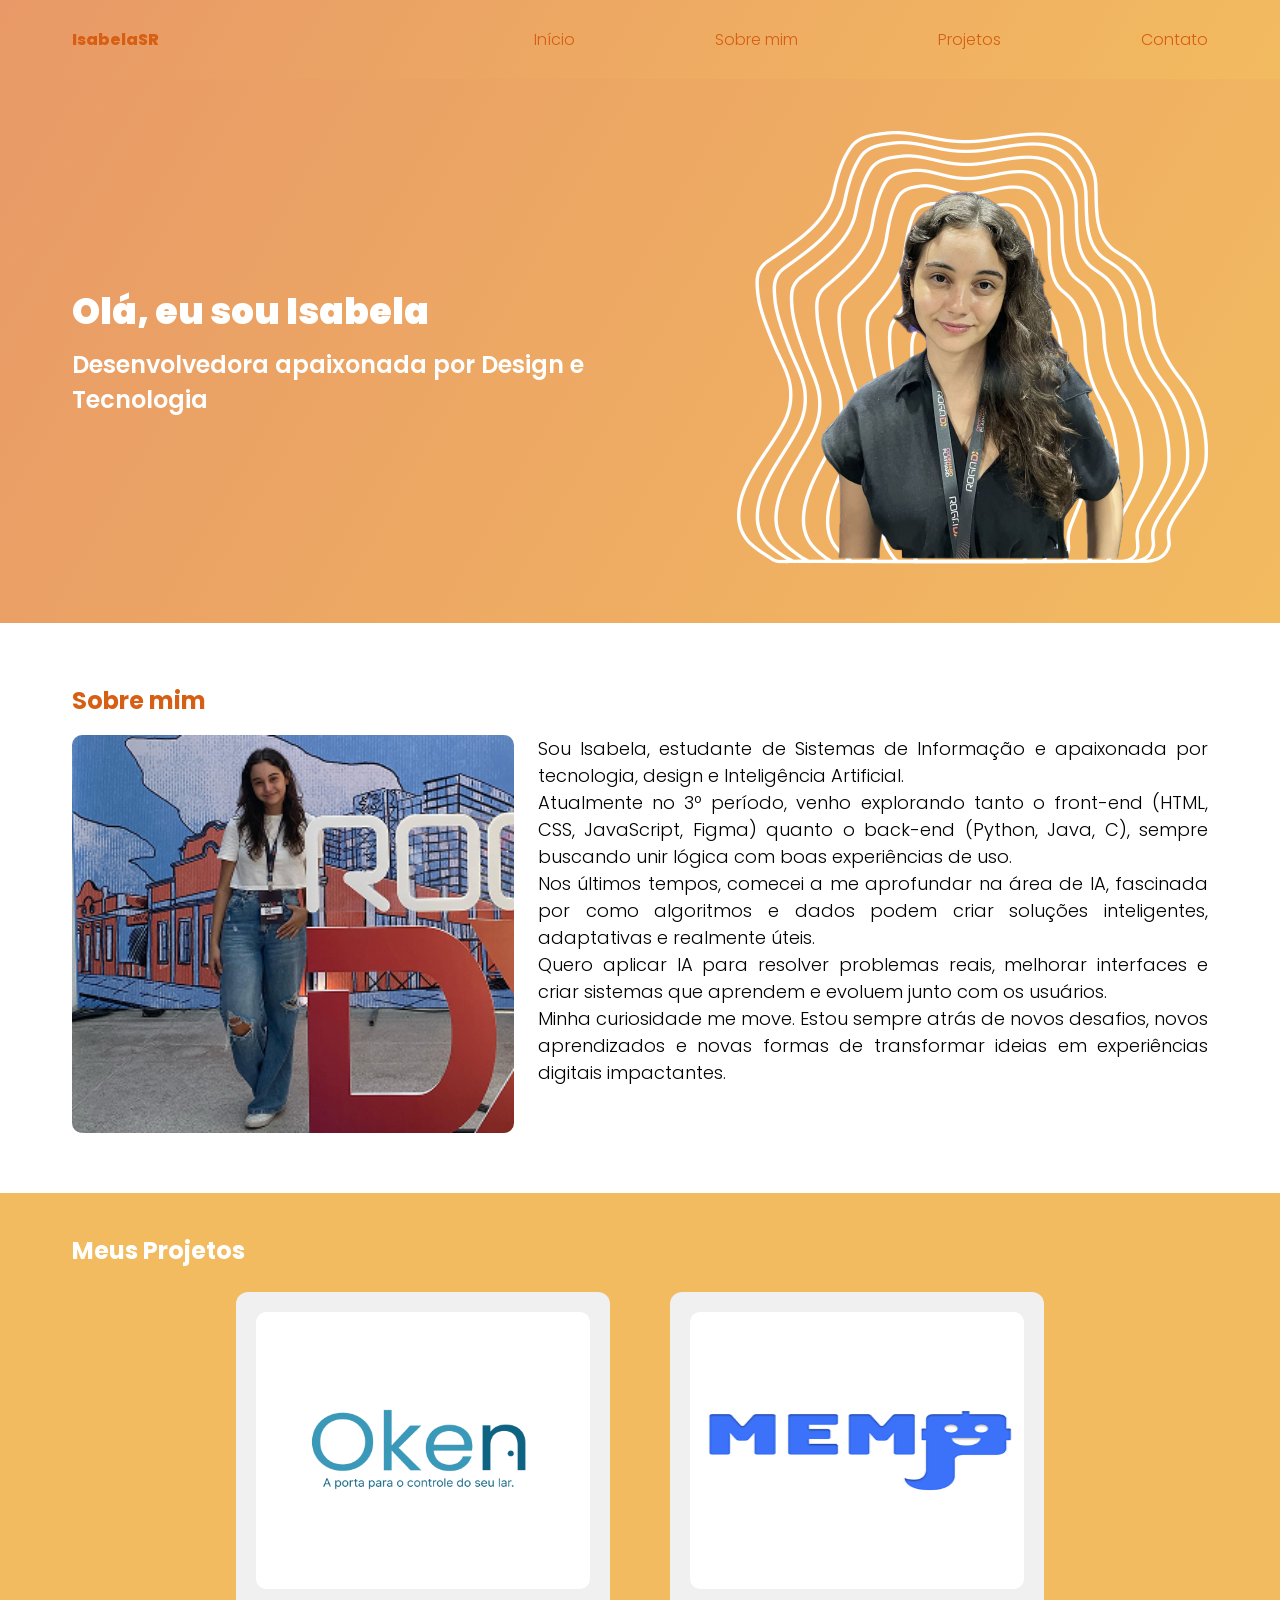
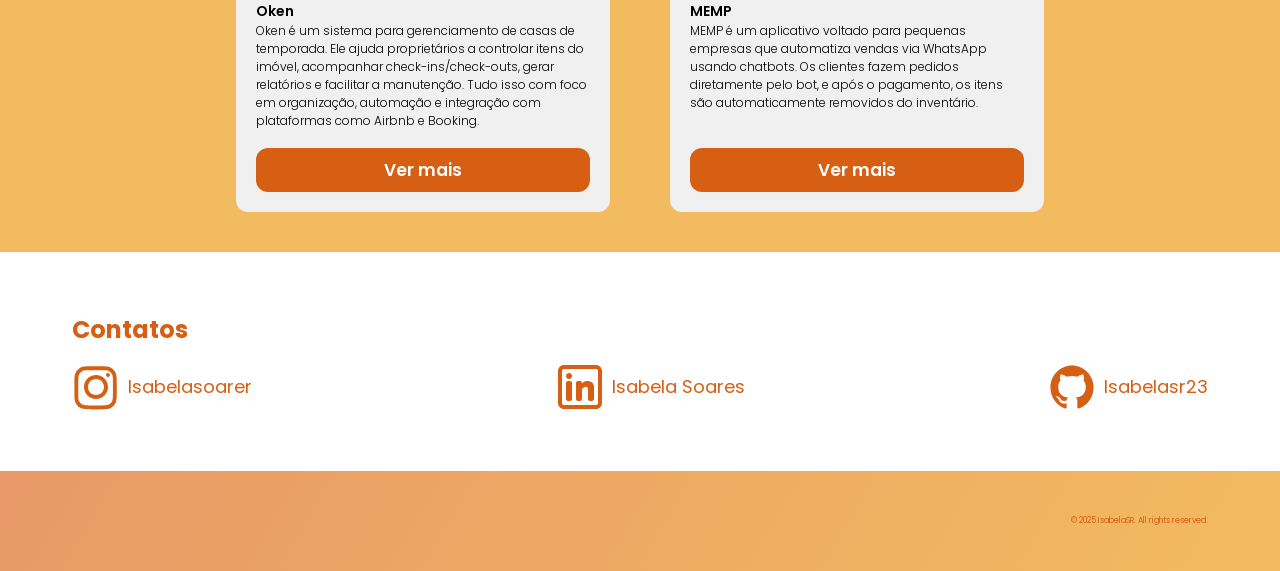
<file: 3 Periodo/Portfolio-main 3/index.html>
<!DOCTYPE html>
<html lang="en">

<head>
  <meta charset="UTF-8">
  <meta name="viewport" content="width=device-width, initial-scale=1.0">
  <title>IsabelaSR</title>
  <link rel="stylesheet" href="./css/style.css">
  <link rel="preconnect" href="https://fonts.googleapis.com">
  <link rel="preconnect" href="https://fonts.gstatic.com" crossorigin>
  <link href="https://fonts.googleapis.com/css2?family=Poppins:wght@100;200;300;400;500;600;700;800;900&display=swap" rel="stylesheet">
</head>

<body>
  
  <section id="inicio" >
    <section id="nav-bar" class="gradient-background" >
        <p class="logo">IsabelaSR</p>
      <div class="nav-links">
        <a href="#inicio">Início</a>
        <a href="#sobre-mim">Sobre mim</a>
        <a href="#projetos">Projetos</a>
        <a href="#contatos">Contato</a>
      </div>
    </section>

    <section id="hero" class="gradient-background">
      <div class="hero">
        <div class="hero-text">
          <h1>Olá, eu sou Isabela</h1>
          <h2>Desenvolvedora apaixonada por Design e Tecnologia </h2>
        </div>

        <div class="hero-img">
          <img src="./assets/heroImg.png" alt="foto da isabela, com alguns anéis de auras brancas atrás">
        </div>

        <div class="hero-text-m">
          <h1>Olá, eu sou Isabela</h1>
          <h2>Desenvolvedora apaixonada por Design e Tecnologia </h2>
        </div>
      </div>
    </section>
  </section>

  <section id="sobre-mim">
      <h1>Sobre mim</h1>
  
      <div class="sobre-mim">
        <img src="./assets/isabela-congress.png" alt="Isabela no RogaDx 2024">
        
        <div class="sobre-texto">
        <p>Sou Isabela, estudante de Sistemas de Informação e apaixonada por tecnologia, design e Inteligência Artificial.</p>
        <p>Atualmente no 3º período, venho explorando tanto o front-end (HTML, CSS, JavaScript, Figma) quanto o back-end (Python, Java, C), sempre buscando unir lógica com boas experiências de uso.</p>
        <p>Nos últimos tempos, comecei a me aprofundar na área de IA, fascinada por como algoritmos e dados podem criar soluções inteligentes, adaptativas e realmente úteis.</p>
        <p> Quero aplicar IA para resolver problemas reais, melhorar interfaces e criar sistemas que aprendem e evoluem junto com os usuários.</p>
        <p>Minha curiosidade me move. Estou sempre atrás de novos desafios, novos aprendizados e novas formas de transformar ideias em experiências digitais impactantes.</p>
        </div>
        
      </div>
  </section>
  <section id="projetos">

    <div class="projetos-body">

      <h1>Meus Projetos</h1>

      <div class="projetos">
        <div class="projeto-1">
          <div class="projeto-body">
            <div class="projeto">
              <img src="./assets/oken.png" alt="App oken prototipo">
              <div class="projeto-txt">
                <p class="titulo">Oken</p>
                <p class="resumo">Oken é um sistema para gerenciamento de casas de temporada. Ele ajuda proprietários a controlar itens do imóvel, acompanhar check-ins/check-outs, gerar relatórios e facilitar a manutenção. Tudo isso com foco em organização, automação e integração com plataformas como Airbnb e Booking.</p>
              </div>
            </div>
            <a href="https://www.figma.com/design/IBPWLlXNYJRgh08Le6cDCY/Oken--Copy-?node-id=0-1&t=FdWnqzt5QsIRZ5v1-1" target="_blank" class="ver-mais oken">Ver mais</a>
          </div>
      </div>

      <div class="projeto-1">
        <div class="projeto-body">
          <div class="projeto">
            <img src="./assets/Memp 2.png" alt="App Memp prototipo">
            <div class="projeto-txt">
              <p class="titulo">MEMP</p>
              <p class="resumo">MEMP é um aplicativo voltado para pequenas empresas que automatiza vendas via WhatsApp usando chatbots. Os clientes fazem pedidos diretamente pelo bot, e após o pagamento, os itens são automaticamente removidos do inventário.</p>
            </div>
          </div>
          <a href="https://www.figma.com/design/IBPWLlXNYJRgh08Le6cDCY/Oken--Copy-?node-id=0-1&t=FdWnqzt5QsIRZ5v1-1" target="_blank" class="ver-mais memp">Ver mais</a>
        </div>
      </div>
    </div>
    

  </section>

  <section id="contatos">
    <h1>Contatos</h1>

    <div class="redes">
      <div class="sociais">
        <svg xmlns="http://www.w3.org/2000/svg" width="48" height="48" viewBox="0 0 48 48" fill="none">
          <path fill-rule="evenodd" clip-rule="evenodd" d="M24 36C30.6274 36 36 30.6274 36 24C36 17.3726 30.6274 12 24 12C17.3726 12 12 17.3726 12 24C12 30.6274 17.3726 36 24 36ZM24 32C28.4182 32 32 28.4182 32 24C32 19.5817 28.4182 16 24 16C19.5817 16 16 19.5817 16 24C16 28.4182 19.5817 32 24 32Z" fill="#D65F13"/>
          <path d="M36 10C34.8954 10 34 10.8954 34 12C34 13.1046 34.8954 14 36 14C37.1046 14 38 13.1046 38 12C38 10.8954 37.1046 10 36 10Z" fill="#D65F13"/>
          <path fill-rule="evenodd" clip-rule="evenodd" d="M3.66026 9.63221C2.3999 12.1525 2.3999 15.4517 2.3999 22.0501V27.5483C2.3999 34.1467 2.3999 37.446 3.66026 39.9661C4.76891 42.1831 6.53791 43.9855 8.71376 45.115C11.1874 46.3992 14.4255 46.3992 20.9017 46.3992H26.2981C32.7743 46.3992 36.0125 46.3992 38.486 45.115C40.6619 43.9855 42.4309 42.1831 43.5395 39.9661C44.7999 37.446 44.7999 34.1467 44.7999 27.5483V22.0501C44.7999 15.4517 44.7999 12.1525 43.5395 9.63221C42.4309 7.4153 40.6619 5.61292 38.486 4.48336C36.0125 3.19922 32.7743 3.19922 26.2981 3.19922H20.9017C14.4255 3.19922 11.1874 3.19922 8.71376 4.48336C6.53791 5.61292 4.76891 7.4153 3.66026 9.63221ZM26.2981 7.12649H20.9017C17.6 7.12649 15.3555 7.12955 13.6206 7.27396C11.9307 7.41464 11.0665 7.66961 10.4637 7.98258C9.01313 8.73563 7.83379 9.93722 7.09468 11.4152C6.78751 12.0294 6.53726 12.9099 6.39919 14.6317C6.25745 16.3993 6.25445 18.6861 6.25445 22.0501V27.5483C6.25445 30.9124 6.25745 33.1991 6.39919 34.9667C6.53726 36.6886 6.78751 37.5691 7.09468 38.1834C7.83379 39.6612 9.01313 40.8627 10.4637 41.6158C11.0665 41.9288 11.9307 42.1839 13.6206 42.3245C15.3555 42.4688 17.6 42.4719 20.9017 42.4719H26.2981C29.5999 42.4719 31.8442 42.4688 33.5791 42.3245C35.2692 42.1839 36.1333 41.9288 36.7362 41.6158C38.1867 40.8627 39.366 39.6612 40.1051 38.1834C40.4123 37.5691 40.6626 36.6886 40.8006 34.9667C40.9423 33.1991 40.9454 30.9124 40.9454 27.5483V22.0501C40.9454 18.6861 40.9423 16.3993 40.8006 14.6317C40.6626 12.9099 40.4123 12.0294 40.1051 11.4152C39.366 9.93722 38.1867 8.73563 36.7362 7.98258C36.1333 7.66961 35.2692 7.41464 33.5791 7.27396C31.8442 7.12955 29.5999 7.12649 26.2981 7.12649Z" fill="#D65F13"/>
        </svg>
        <a href="https://www.instagram.com">Isabelasoarer</a>

      </div>
      <div class="sociais">
        <svg xmlns="http://www.w3.org/2000/svg" width="48" height="48" viewBox="0 0 48 48" fill="none">
          <path d="M13 16C14.6569 16 16 14.6569 16 13C16 11.3431 14.6569 10 13 10C11.3431 10 10 11.3431 10 13C10 14.6569 11.3431 16 13 16Z" fill="#D65F13"/>
          <path d="M10 20C10 18.8954 10.8954 18 12 18H14C15.1046 18 16 18.8954 16 20V36C16 37.1046 15.1046 38 14 38H12C10.8954 38 10 37.1046 10 36V20Z" fill="#D65F13"/>
          <path d="M22 38H24C25.1046 38 26 37.1046 26 36V27C26 24 32 22 32 26V36.0008C32 37.1054 32.8954 38 34 38H36C37.1046 38 38 37.1046 38 36V24C38 20 35 18 31 18C27 18 26 21 26 21V20C26 18.8954 25.1046 18 24 18H22C20.8954 18 20 18.8954 20 20V36C20 37.1046 20.8954 38 22 38Z" fill="#D65F13"/>
          <path fill-rule="evenodd" clip-rule="evenodd" d="M40 2C43.3138 2 46 4.6863 46 8V40C46 43.3138 43.3138 46 40 46H8C4.6863 46 2 43.3138 2 40V8C2 4.6863 4.6863 2 8 2H40ZM40 6C41.1046 6 42 6.89544 42 8V40C42 41.1046 41.1046 42 40 42H8C6.89544 42 6 41.1046 6 40V8C6 6.89544 6.89544 6 8 6H40Z" fill="#D65F13"/>
        </svg>
        <a href="https://www.linkedin.com/in/isabela-soares-a661ab219/">Isabela Soares</a>
      </div>
      <div class="sociais">
        <svg xmlns="http://www.w3.org/2000/svg" width="48" height="48" viewBox="0 0 48 48" fill="none">
          <path fill-rule="evenodd" clip-rule="evenodd" d="M23.9999 2.40039C35.9296 2.40039 45.5999 12.3146 45.5999 24.5467C45.5999 34.3294 39.418 42.6281 30.8406 45.5593C29.7455 45.7774 29.3567 45.0858 29.3567 44.4961C29.3567 43.7661 29.3826 41.3815 29.3826 38.418C29.3826 36.353 28.6914 35.0053 27.916 34.3184C32.7263 33.7698 37.7807 31.8969 37.7807 23.3908C37.7807 20.9716 36.9426 18.9974 35.5559 17.4466C35.7805 16.8871 36.5214 14.6345 35.3442 11.5846C35.3442 11.5846 33.5341 10.9912 29.4107 13.8554C27.6849 13.365 25.8359 13.1183 23.9999 13.1097C22.1639 13.1183 20.3171 13.365 18.5934 13.8554C14.4657 10.9912 12.6513 11.5846 12.6513 11.5846C11.4784 14.6345 12.2193 16.8871 12.4417 17.4466C11.0615 18.9974 10.2169 20.9716 10.2169 23.3908C10.2169 31.8753 15.2605 33.7769 20.0579 34.3363C19.4401 34.8893 18.8807 35.8648 18.6863 37.2968C17.4551 37.8628 14.3274 38.8422 12.4007 35.4575C12.4007 35.4575 11.2581 33.3296 9.08942 33.1741C9.08942 33.1741 6.98342 33.1461 8.94254 34.5198C8.94254 34.5198 10.3573 35.2002 11.3401 37.7598C11.3401 37.7598 12.6081 41.7126 18.6172 40.3734C18.628 42.2245 18.6474 43.9691 18.6474 44.4961C18.6474 45.0815 18.25 45.7666 17.1721 45.5614C8.5883 42.6346 2.3999 34.3315 2.3999 24.5467C2.3999 12.3146 12.0724 2.40039 23.9999 2.40039Z" fill="#D65F13"/>
        </svg>
        <a href="https://github.com/isabelasr23">Isabelasr23</a>      
      </div>

    </div>

  </section>

  <footer class="gradient-background">
    <p>© 2025 IsabelaSR. All rights reserved.</p>
  </footer>
  
  
</body>

</html>
</file>
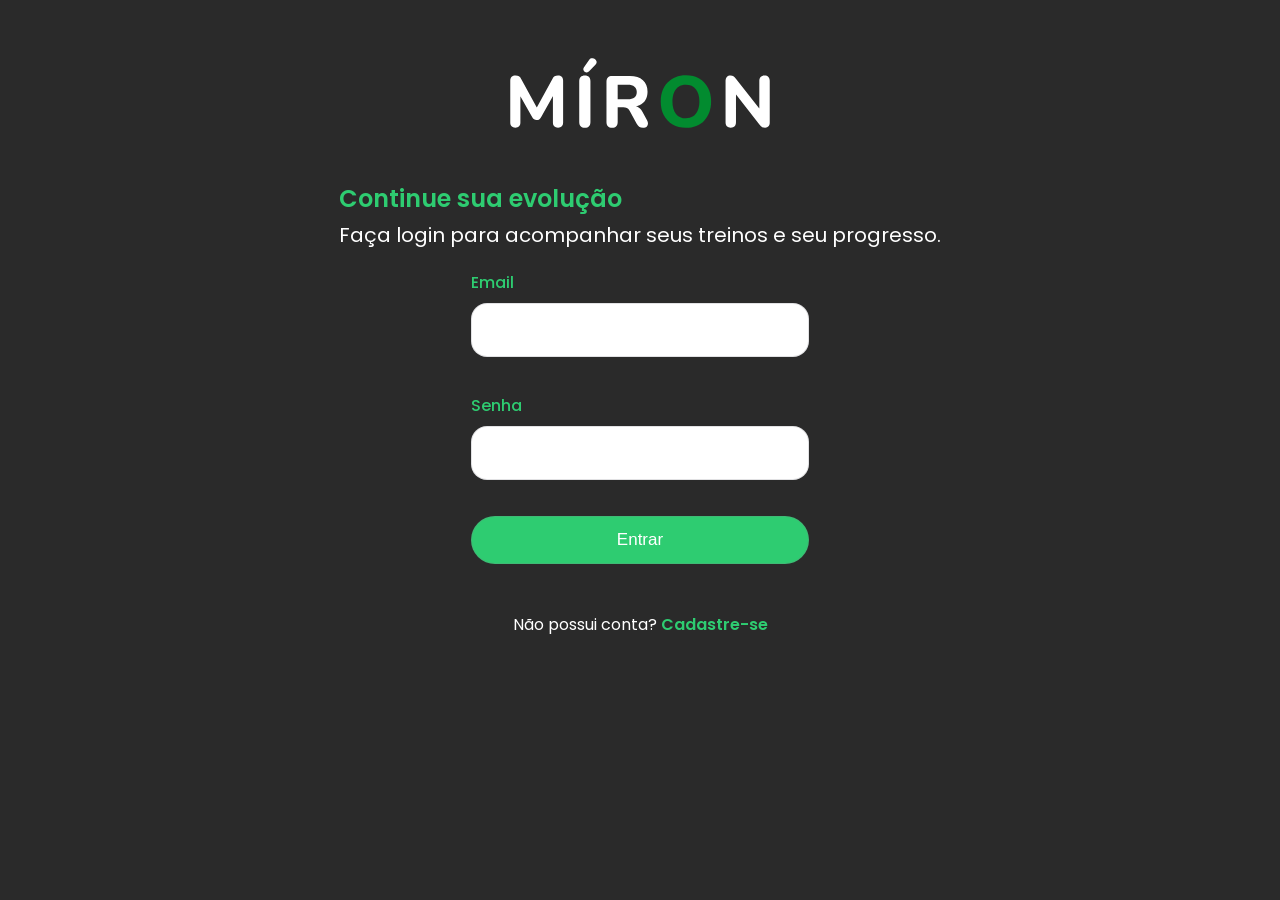
<file: 5 Periodo/Lab/AV1/Pages/index.html>
<!DOCTYPE html>
<html lang="en">
<head>
    <meta charset="UTF-8">
    <meta name="viewport" content="width=device-width, initial-scale=1.0">
    <title>Login</title>
    <link rel="stylesheet" href="../Style/index.css">

    <link rel="preconnect" href="https://fonts.googleapis.com">
    <link rel="preconnect" href="https://fonts.gstatic.com" crossorigin>
    <link href="https://fonts.googleapis.com/css2?family=Poppins:ital,wght@0,100;0,200;0,300;0,400;0,500;0,600;0,700;0,800;0,900;1,100;1,200;1,300;1,400;1,500;1,600;1,700;1,800;1,900&display=swap" rel="stylesheet">
</head>
<body>
    <div class="logo">
        <img src="../Assets/miron-logo.svg" alt="Miron Logo">
    </div>
    <div class="welcome-message">
        <h1>Continue sua evolução</h1>
        <p>Faça login para acompanhar seus treinos e seu progresso.</p>
    </div>
    
    <form action="home.html" method="get">
        <div class="input-email">
                <label for="email">Email</label>
                <input type="email" id="email" name="email" required>
        </div>
        <div class="input-password">
            <label for="password">Senha</label>
            <input type="password" id="password" name="password" required>
        </div>
        <div class="button-login">
            <input type="submit" value="Entrar">
        </div>
    </form>

    <div class="sign-up-link">
        <p>Não possui conta? <a href="cadastrar.html">Cadastre-se</a></p>
    </div>
    
    
</body>
</html>
</file>
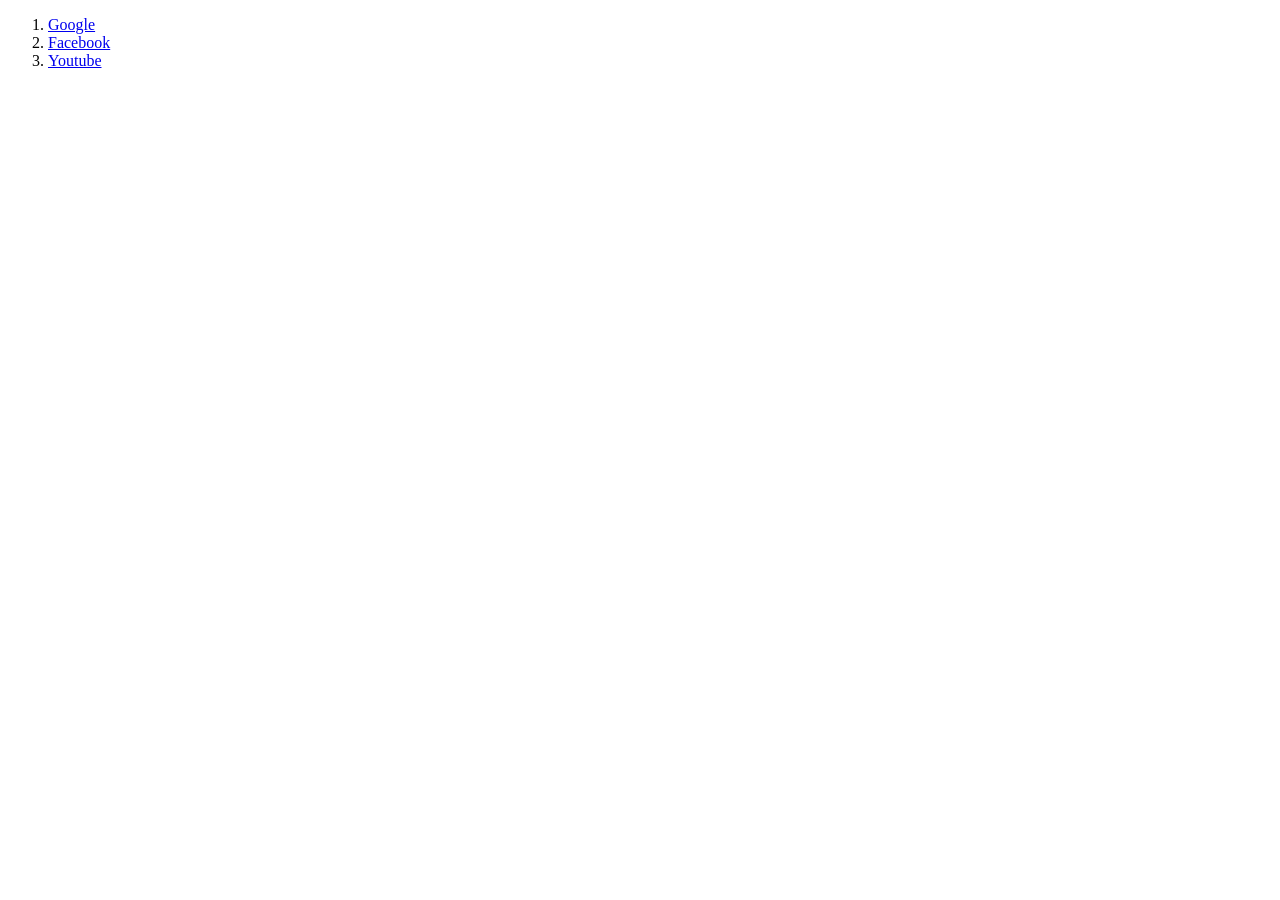
<file: 3 Periodo/lab.prog-3/lista1/questao-12.html>
<!DOCTYPE html>
<html lang="en">
<head>
    <meta charset="UTF-8">
    <meta name="viewport" content="width=device-width, initial-scale=1.0">
    <title>Document</title>
</head>
<body>
    <ol>
        <li><a href="https://www.google.com" target="_blank">Google</a></li>
        <li><a href="https://www.facebook.com" target="_blank">Facebook</a></li>
        <li><a href="https://www.youtube.com" target="_blank">Youtube</a></li>
    </ol>
    
    
</body>
</html>
</file>
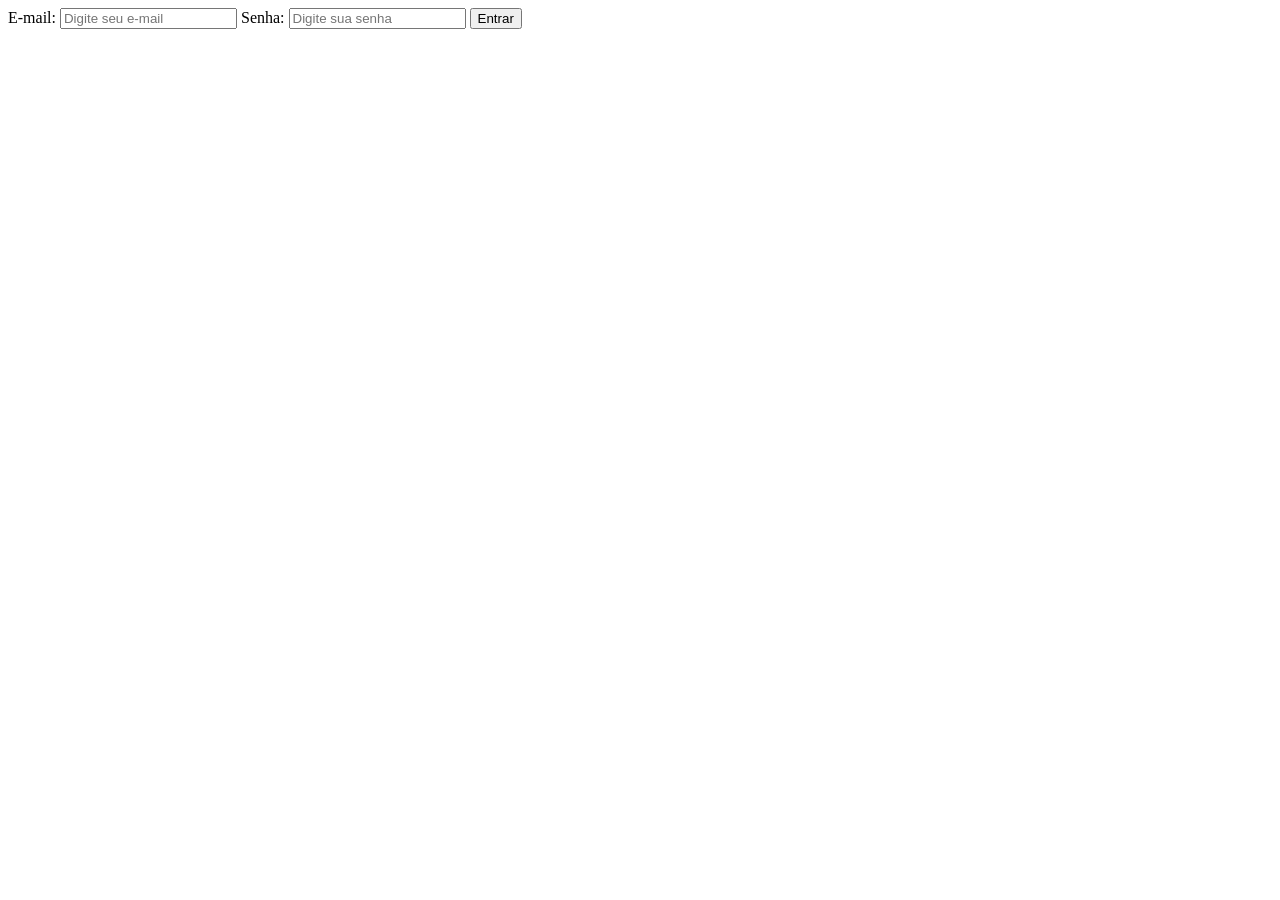
<file: 3 Periodo/lab.prog-3/lista1/questao-13.html>
<!DOCTYPE html>
<html lang="en">
<head>
    <meta charset="UTF-8">
    <meta name="viewport" content="width=device-width, initial-scale=1.0">
    <title>Document</title>
</head>
<body>
    <form method="POST" action="/autenticar">
        <label for="email">E-mail:</label>
        <input type="email" id="email" name="email" required placeholder="Digite seu e-mail">
    
        <label for="senha">Senha:</label>
        <input type="password" id="senha" name="senha" required placeholder="Digite sua senha">
    
        <button type="submit">Entrar</button>
    </form>
    
</body>
</html>
</file>
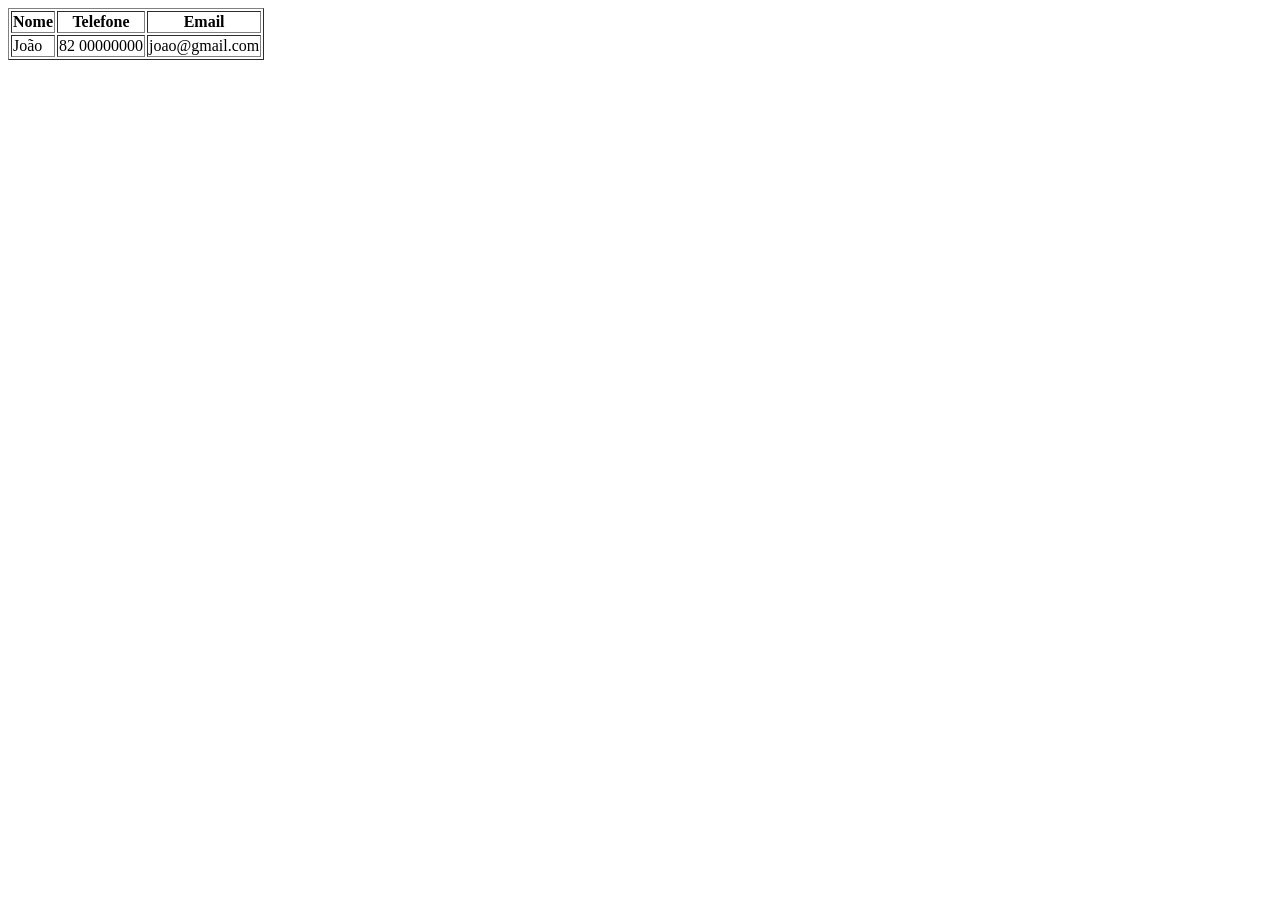
<file: 3 Periodo/lab.prog-3/lista1/questao-5.html>
<!DOCTYPE html>
<html lang="en">
<head>
    <meta charset="UTF-8">
    <meta name="viewport" content="width=device-width, initial-scale=1.0">
    <title>questao-5</title>
</head>
<body>
    <table border="1">
        <tr >
            <th>Nome</th>
            <th>Telefone</th>
            <th>Email</th>
        </tr>
        <tr>
            <td>João</td>
            <td>82 00000000</td>
            <td>joao@gmail.com</td>
        </tr>
        
    </table>
    
</body>
</html>
</file>
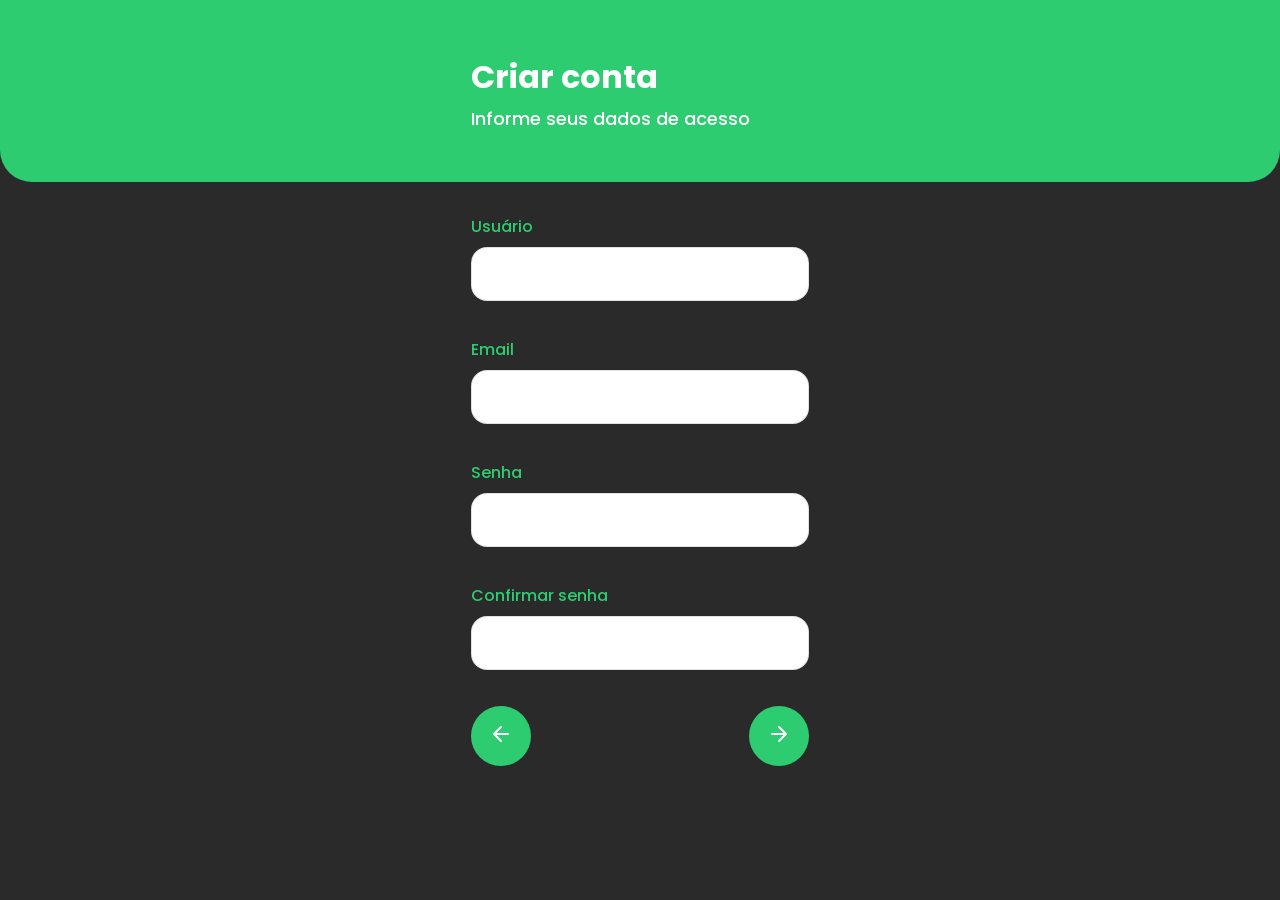
<file: 5 Periodo/Lab/AV1/Pages/cadastrar.html>
<!DOCTYPE html>
<html lang="en">
<head>
    <meta charset="UTF-8">
    <meta name="viewport" content="width=device-width, initial-scale=1.0">
    <title>Document</title>
     <link rel="stylesheet" href="../Style/cadastrar.css">

    <link rel="preconnect" href="https://fonts.googleapis.com">
    <link rel="preconnect" href="https://fonts.gstatic.com" crossorigin>
    <link href="https://fonts.googleapis.com/css2?family=Poppins:ital,wght@0,100;0,200;0,300;0,400;0,500;0,600;0,700;0,800;0,900;1,100;1,200;1,300;1,400;1,500;1,600;1,700;1,800;1,900&display=swap" rel="stylesheet">
</head>
<body>
    <div class="top">
        <div class="texto-top">
            <h1 id="titulo-topo">Crie sua conta</h1>
            <p id="descricao-topo">Comece a registrar seus treinos</p>
        </div>

    </div>

    <div class="content">
        <div class="forms">
            <form id="formCadastro" action="/Pages/index.html" method="post">

                <!-- ETAPA 1 -->
                <div class="step active">
                    <div class="input-usuario">
                        <label>Usuário</label>
                        <input type="text">
                    </div>

                    <div class="input-email">
                        <label>Email</label>
                        <input type="email">
                    </div>

                    <div class="input-password">
                        <label>Senha</label>
                        <input type="password">
                    </div>

                    <div class="input-password">
                        <label>Confirmar senha</label>
                        <input type="password">
                    </div>

                    <div class="botoes">
                        <button type="button" class="prev"><img src="../Assets/seta-esquerda.svg" alt="Voltar"></button>
                        <button type="button" class="next"><img src="../Assets/seta-direita.svg" alt="Próximo"></button>
                    </div>
                </div>

                <!-- ETAPA 2 -->

                <div class="step">
                    <div class="input-usuario">
                        <label>Nome</label>
                        <input type="text">
                    </div>

                    <div class="input-usuario">
                        <label>Idade</label>
                        <input type="number">
                    </div>

                    <div class="input-usuario">
                        <label>Peso</label>
                        <input type="number">
                    </div>

                    <div class="input-usuario">
                        <label>Altura</label>
                        <input type="number">
                    </div>

                    <div class="botoes">
                        <button type="button" class="prev"><img src="../Assets/seta-esquerda.svg" alt="Voltar"></button>
                        <button type="button" class="next"><img src="../Assets/seta-direita.svg" alt="Próximo"></button>
                    </div>
                </div>


                <!-- ETAPA 3 -->

                <div class="step">

                    <div class="opcoes">
                        <label class="opcao">
                        <input type="radio" name="nivel">
                        <span>Estou começando agora</span>
                        </label>

                        <label class="opcao">
                        <input type="radio" name="nivel">
                        <span>Treino a pouco tempo </span>
                        </label>

                        <label class="opcao">
                        <input type="radio" name="nivel">
                        <span>Treino há um tempo</span>
                        </label>

                        <label class="opcao">
                        <input type="radio" name="nivel">
                        <span>Treino há bastante tempo </span>
                        </label>

                    </div>

                    <div class="botoes">
                        <button type="button" class="prev"><img src="../Assets/seta-esquerda.svg" alt="Voltar"></button>
                        <button type="button" class="next"><img src="../Assets/seta-direita.svg" alt="Próximo"></button>
                    </div>

                </div>



                <!-- ETAPA 4 -->

                <div class="step">

                    <div class="opcoes">

                        <label class="opcao">
                        <input type="radio" name="frequencia">
                        <span>1 a 2 vezes por semana</span>
                        </label>

                        <label class="opcao">
                        <input type="radio" name="frequencia">
                        <span>3 vezes por semana</span>
                        </label>

                        <label class="opcao">
                        <input type="radio" name="frequencia">
                        <span>4 a 5 vezes por semana</span>
                        </label>

                        <label class="opcao">
                        <input type="radio" name="frequencia">
                        <span>6 ou mais vezes por semana</span>
                        </label>

                    </div>

                    <div class="botoes">
                        <button type="button" class="prev"><img src="../Assets/seta-esquerda.svg" alt="Voltar"></button>
                        <button type="submit">Finalizar</button>
                    </div>

                </div>
        
            </form>
        </div>
    </div>

    <script src="../script/script.js"></script>
    
</body>
</html>
</file>
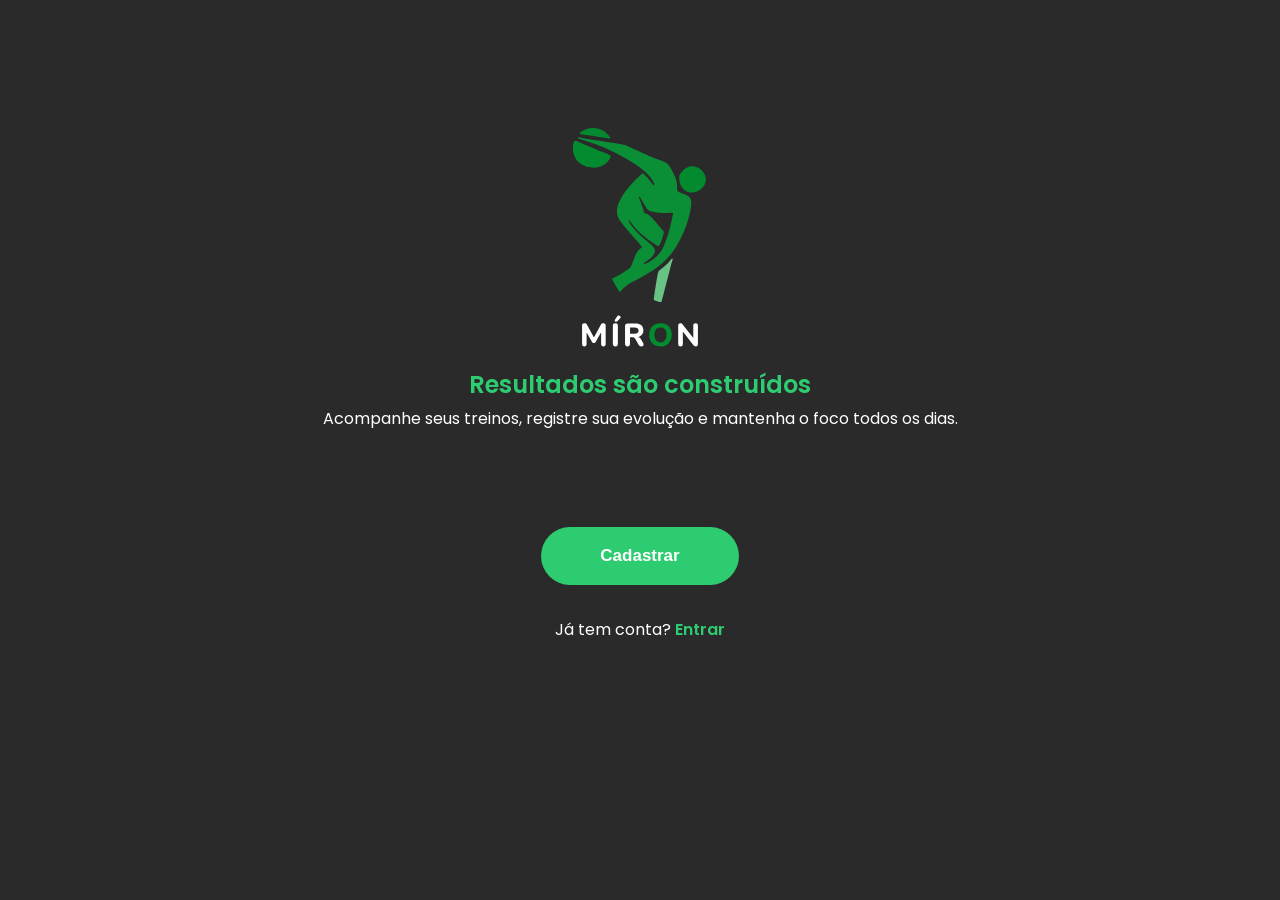
<file: 5 Periodo/Lab/AV1/Pages/splash.html>
<!DOCTYPE html>
<html lang="en">
<head>
    <meta charset="UTF-8">
    <meta name="viewport" content="width=device-width, initial-scale=1.0">
    <title>Document</title>
    <link rel="stylesheet" href="../Style/splash.css">

    <link rel="preconnect" href="https://fonts.googleapis.com">
    <link rel="preconnect" href="https://fonts.gstatic.com" crossorigin>
    <link href="https://fonts.googleapis.com/css2?family=Poppins:ital,wght@0,100;0,200;0,300;0,400;0,500;0,600;0,700;0,800;0,900;1,100;1,200;1,300;1,400;1,500;1,600;1,700;1,800;1,900&display=swap" rel="stylesheet">
</head>
<body>
     <div class="logo">
        <img src="../Assets/logo1 1.svg" alt="Miron Logo">
        <img src="../Assets/miron-logo.svg" alt="Miron Logo">
    </div>
    
    <div class="welcome-message">
        <h1>Resultados são construídos</h1>
        <p>Acompanhe seus treinos, registre sua evolução e mantenha o foco todos os dias.</p>
    </div>

    <button class="signup-button" onclick="window.location.href='cadastrar.html'">Cadastrar</button>
    
    <div class="login-link-container">
        <p>Já tem conta? </p>
        <a href="index.html" class="login-link">Entrar</a>
    </div>
   
    
</body>
</html>
</file>
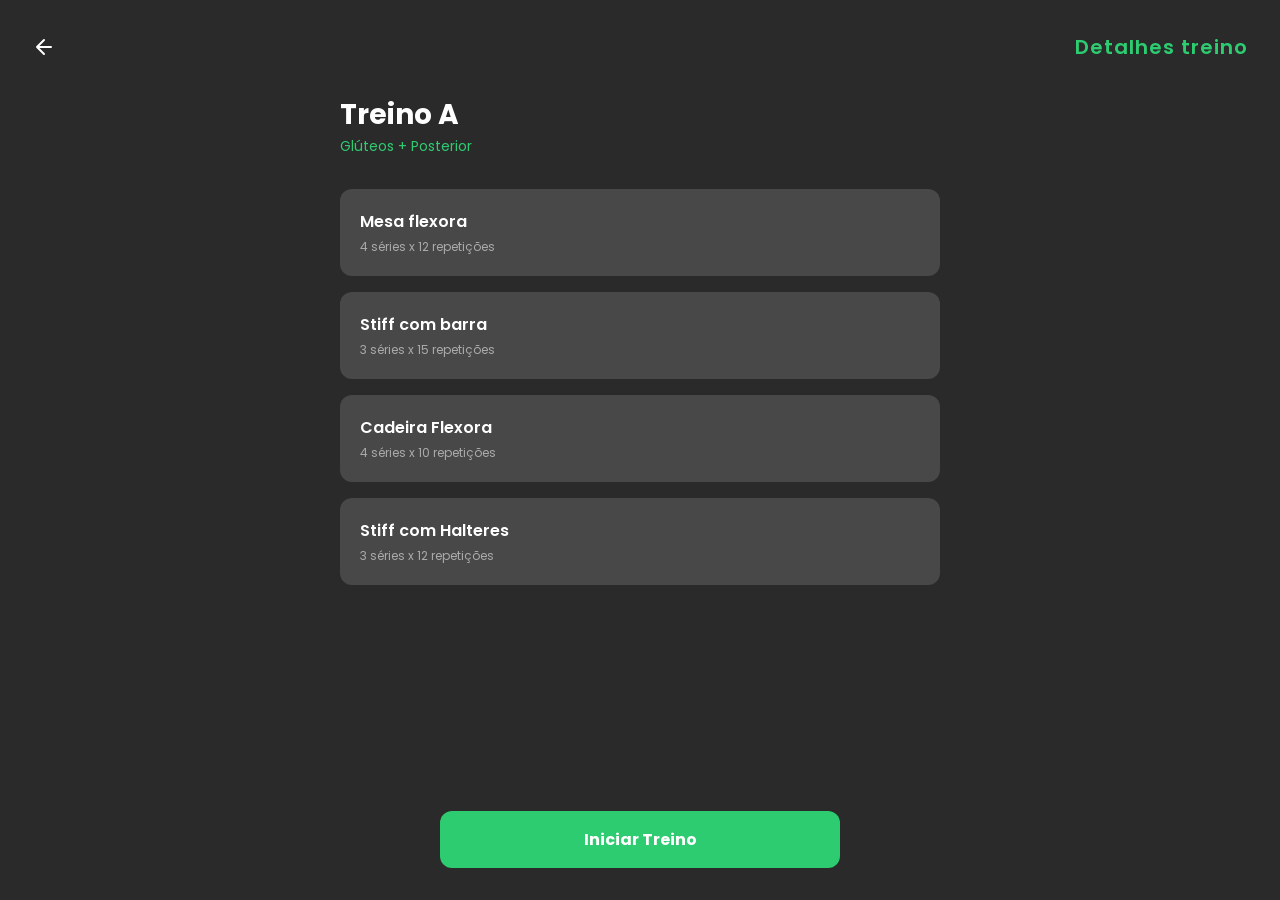
<file: 5 Periodo/Lab/AV1/Pages/treino.html>
<!DOCTYPE html>
<html lang="pt-br">
<head>
    <meta charset="UTF-8">
    <meta name="viewport" content="width=device-width, initial-scale=1.0">
    <title>Treino Detalhado - Carlos</title>
    <link rel="stylesheet" href="../Style/global.css">
    <link rel="stylesheet" href="../Style/treino.css">
    <link rel="preconnect" href="https://fonts.googleapis.com">
    <link rel="preconnect" href="https://fonts.gstatic.com" crossorigin>
    <link href="https://fonts.googleapis.com/css2?family=Poppins:wght@300;400;600;700&display=swap" rel="stylesheet">
</head>
<body>
    <header>
        <div class="detalhes">
            <a href="home.html" class="botao-voltar">
                <img src="../Assets/seta-esquerda.svg" alt="Voltar">
            </a>

            <h2>Detalhes treino</h2>
        </div>
    </header>

    <main>
        <div class="titulo-treino">
            <h1>Treino A</h1>
            <p>Glúteos + Posterior</p>
        </div>

        <section class="exercicios">
            <ul class="lista-exercicios">

                <li class="card-exercicio">
                    <div class="info-exercicio">
                        <h3>Mesa flexora</h3>
                        <p>4 séries x 12 repetições</p>
                    </div>
                </li>

                <li class="card-exercicio">
                    <div class="info-exercicio">
                        <h3>Stiff com barra</h3>
                        <p>3 séries x 15 repetições</p>
                    </div>
        
                </li>

                <li class="card-exercicio">
                    <div class="info-exercicio">
                        <h3>Cadeira Flexora</h3>
                        <p>4 séries x 10 repetições</p>
                    </div>
                </li>

                <li class="card-exercicio">
                    <div class="info-exercicio">
                        <h3>Stiff com Halteres</h3>
                        <p>3 séries x 12 repetições</p>
                    </div>
                </li>
            </ul>
        </section>

        <button class="botao-iniciar">Iniciar Treino</button>
    </main>
</body>
</html>
</file>
<file: 3 Periodo/Portfolio-main 3/css/style.css>
.poppins-thin {
font-family: "Poppins", serif;
font-weight: 100;
font-style: normal;
}
.poppins-extralight {
font-family: "Poppins", serif;
font-weight: 200;
font-style: normal;
}
.poppins-light {
font-family: "Poppins", serif;
font-weight: 300;
font-style: normal;
}
.poppins-regular {
font-family: "Poppins", serif;
font-weight: 400;
font-style: normal;
}
.poppins-medium {
font-family: "Poppins", serif;
font-weight: 500;
font-style: normal;
}
.poppins-semibold {
font-family: "Poppins", serif;
font-weight: 600;
font-style: normal;
}
.poppins-bold {
font-family: "Poppins", serif;
font-weight: 700;
font-style: normal;
}
.poppins-extrabold {
font-family: "Poppins", serif;
font-weight: 800;
font-style: normal;
}
.poppins-black {
font-family: "Poppins", serif;
font-weight: 900;
font-style: normal;
}
.gradient-background {
    background: linear-gradient(300deg, #FFDE59, #F3BB60, #E89967);
    background-size: 200% 200%;
    animation: gradient-animation 18s ease infinite;
}
  
@keyframes gradient-animation {
    0% {
        background-position: 0% 50%;
    }
    50% {
        background-position: 100% 50%;
    }
    100% {
        background-position: 0% 50%;
}
}
  
* {
    margin: 0;
    box-sizing: border-box;
}

html {
    scroll-behavior: smooth;
}
#inicio{
    
    display: flex;
    flex-direction: column;
    align-items: flex-start;
    gap: 3.25rem;
    flex: 1 0 0;
    
}
/*NAV -----------------------------------------------*/
.logo{
    color: #D65F13;
    text-align: center;
    font-family: Poppins;
    font-size: 1rem;
    font-style: normal;
    font-weight: 800;
    line-height: normal;
}
.nav-links a{
    text-decoration: none;
    color: #D65F13;
    text-align: center;
    font-family: Poppins;
    font-size: 1rem;
    font-style: normal;
    font-weight: 300;
    line-height: normal;
}
.nav-links a:hover {
    text-decoration: underline;
}

.nav-links{
    display: flex;
    justify-content: flex-end;
    align-items: flex-start;
    gap: 8.75rem;
}

#nav-bar{
    display: flex;
    justify-content: space-between;
    align-items: center;
    align-self: stretch;
    width: 100%;
    height: 4.94rem;
    padding-left: 4.5rem;
    padding-right: 4.5rem;
    position: fixed;
}

/*HERO -----------------------------------------------*/
#hero{
    width: 100%;
    height: auto;
}
.hero{
    display: flex;
    justify-content: flex-end;
    align-items: center;
    gap: 1rem;
    align-self: stretch;
    padding-left: 4.5rem;
    padding-right: 4.5rem;
    padding-top:8.19rem;
    padding-bottom: 3.25rem;
}
.hero-text h1, .hero-text-m h1{
    color: white;
    font-family: Poppins;
    font-size: 2.25rem;
    font-style: normal;
    font-weight: 900;
    line-height: normal;

    align-self: stretch;
}
.hero-text h2, .hero-text-m h2{
    color: #FFF;
    font-family: Poppins;
    font-size: 1.5rem;
    font-style: normal;
    font-weight: 600;
    line-height: normal;
    
    align-self: stretch;
}
.hero-text{
    display: flex;
    flex-direction: column;
    align-items: flex-start;
    gap: 0.5rem;
    flex: 1 0 0;
}
.hero-img img{
    width: 29.4375rem;
    height: 27.23181rem;
}

.hero-text-m{
    display: none;
}

/*Sobre mim -----------------------------------------------*/


#sobre-mim h1{
    color: var(--dark-orange, #D65F13);
    font-family: Poppins;
    font-size: 1.5rem;
    font-style: normal;
    font-weight: 700;
    line-height: normal;

    display: flex;
    height: 2.25rem;
    flex-direction: column;
    justify-content: center;
    align-self: stretch;
}
#sobre-mim{
    width: auto;
    height: auto;
    display: flex;
    padding: 3.75rem 4.5rem;
    flex-direction: column;
    align-items: center;
    gap: 1rem;
    align-self: stretch;
}
.sobre-mim{
    display: flex;
    align-items: flex-start;
    align-content: flex-start;
    gap: 1.5rem;
    align-self: stretch;
    flex-wrap: wrap;
}
 .sobre-mim img{
    width: 27.625rem;
    height: 24.875rem;
    aspect-ratio: 221/199;
    border-radius: 10px;
 }
 .sobre-texto {
    color: #000;
    font-family: Poppins;
    font-size: 1.125rem;
    font-style: normal;
    font-weight: 300;
    line-height: normal;
    text-align: justify;

    flex: 1 0 0;
  }
  


  /*Projetos -----------------------------------------------*/

  #projetos{
    display: flex;
    padding: 2.5rem 4.5rem;
    justify-content: center;
    align-items: center;
    gap: 0.625rem;
    align-self: stretch;

    background: #F3BB60;
  }

  .ver-mais {

    border: none;
    text-decoration: none;

    display: flex;
    height: 2.75rem;
    min-width: 8.75rem;
    max-width: 22rem;
    min-height: 2.75rem;
    max-height: 3.75rem;
    padding: 0.5625rem var(--Spacing-md, 1rem);
    justify-content: center;
    align-items: center;
    gap: 0.625rem;
    align-self: stretch;

    border-radius: 0.75rem;
    background: var(--dark-orange, #D65F13);

    color: var(--Colors-Neutrals-Lable-white, #FFF);
    text-align: center;

    font-family: Poppins;
    font-size: 1.0625rem;
    font-style: normal;
    font-weight: 600;
    line-height: normal;
    letter-spacing: -0.00438rem;
  }

  .ver-mais:hover {
    border-radius: 0.75rem;
    background: rgba(214, 95, 19, 0.30);

    color: #D65F13;
    cursor: pointer;
    transform: scale(1.05);
    transition: all 0.3s ease-in-out;
}
 

  .projeto{
    display: flex;
    width: 20.875rem;
    flex-direction: column;
    align-items: center;
    gap: 0.75rem;
  }
  .projeto-body img{
    height: 17.3125rem;
    align-self: stretch;

    border-radius: 0.625rem;
  }

  .projeto-txt{
    align-self: stretch;
  }
  .titulo{
    color: #000;
    font-family: Poppins;
    font-size: 0.875rem;
    font-style: normal;
    font-weight: 600;
    line-height: normal;
  }
  .resumo{
    color: #000;
    font-family: Poppins;
    font-size: 0.75rem;
    font-style: normal;
    font-weight: 300;
    line-height: normal;
  }

  .projeto-body{
    display: flex;
    height: 31.25rem;
    padding: 0.625rem;
    flex-direction: column;
    justify-content: space-between;
    align-items: center;
  }
  .projeto-1{
    display: flex;
    padding: 0.625rem;
    flex-direction: column;
    justify-content: center;
    align-items: center;
    gap: 0.625rem;

    border-radius: 0.75rem;
    background: #F0F0F0;
  }

  .projetos{
    display: flex;
    align-items: flex-start;
    align-content: flex-start;
    gap: 3.75rem;
    flex-wrap: wrap;
  }

  .projetos-body{
    display: flex;
    flex-direction: column;
    align-items: center;
    gap: 1.5rem;
    flex: 1 0 0;
  }
   .projetos-body h1{
    color: var(--Color, #FFF);
    font-family: Poppins;
    font-size: 1.5rem;
    font-style: normal;
    font-weight: 700;
    line-height: normal;

    align-self: stretch;
   }


   /*CONTATOS -----------------------------------------------*/

   #contatos h1{
    color: var(--dark-orange, #D65F13);
    font-family: Poppins;
    font-size: 1.5rem;
    font-style: normal;
    font-weight: 700;
    line-height: normal;

    align-self: stretch;
   }

   svg{
    width: 3rem;
    height: 3rem;
   }

   .sociais a{
    text-decoration: none;
    color: var(--dark-orange, #D65F13);
    font-family: Poppins;
    font-size: 1.125rem;
    font-style: normal;
    font-weight: 400;
    line-height: normal;
   }

   .sociais{
    display: flex;
    align-items: center;
    gap: 0.5rem;
   }

   .sociais a:hover {
    text-decoration: underline;
}

.redes{
    display: flex;
    justify-content: space-between;
    align-items: center;
    align-content: center;
    row-gap: 2rem;
    align-self: stretch;
    flex-wrap: wrap;
}

#contatos{
    display: flex;
    padding: 3.75rem 4.5rem;
    flex-direction: column;
    align-items: flex-start;
    gap: 1rem;
    align-self: stretch;
}


   /*footer -----------------------------------------------*/

footer p{
color: var(--dark-orange, #D65F13);
text-align: center;
font-family: Poppins;
font-size: 0.5rem;
font-style: normal;
font-weight: 400;
line-height: normal;
}

footer{
display: flex;
height: 6.25rem;
padding: 2.25rem 4.5rem;
justify-content: flex-end;
align-items: center;
gap: 0.625rem;
flex-shrink: 0;
align-self: stretch;
}

/*mobile -----------------------------------------------*/

@media (max-width: 960px){

    .nav-links{
        display: none;
    }

    .hero-img img{
        width: 22.125rem;
        height: 20.06rem;
    }

    .hero-text{
        display: none;
    }
    .hero-text-m{
        text-align: center;
        display: flex;
        flex-direction: column;
        align-items: center;
        gap: 0.5rem;
        align-self: stretch;
    }
    .hero{
        display: flex;
        flex-direction: column;
        align-items: center;
        gap: 1rem;
        align-self: stretch;
        padding-bottom: 3.75rem;
    }
    #hero{
        width: auto;
    }

    #sobre-mim{
        display: flex;
        padding: 0rem 1.5rem;
        flex-direction: column;
        align-items: center;
        gap: 1rem;
        align-self: stretch;

        padding-top: 3.75rem;
        padding-bottom: 3.75rem;
    }
    .sobre-mim{
        display: flex;
        flex-direction: column;
        align-items: flex-start;
        gap: 0.75rem;
        align-self: stretch;
    }

    .sobre-texto{
        align-self: stretch;
    }
    
    #projetos{
        display: flex;
        padding: 2.5rem 1.5rem;
        flex-direction: column;
        align-items: center;
        gap: 0.625rem;
    }


}
</file>
<file: 5 Periodo/Lab/AV1/Style/index.css>
body {
    font-family: 'Poppins', sans-serif;
    background-color: #2A2A2A;
    display: flex;
    flex-direction: column;
    align-items: center;
    justify-content: center;
    margin-left: 32px;
    margin-right: 32px;
}

.logo {
    margin-top: 40px;
    margin-bottom: 20px;
}

.logo img {
    width: 300px;
    height: auto;
}

.welcome-message h1 {
    font-size: 24px;
    font-weight: 600;
    color: #2ECC71;
    margin-bottom: 0px;
}

.welcome-message p {
    font-size: 20px;
    color: #FFF;
    margin-top: 4px;
}

.input-email, .input-password {
    display: flex;
    width: 338px;
    flex-direction: column;
    align-items: flex-start;
    gap: 4px;
    margin-bottom: 36px;
    
}

label {
  margin-bottom: 4px;
  font-weight: 500;
  color: #2ECC71;
}

input {
    display: flex;
    height: 28px;
    width: 312px;
    padding: 12px;
    align-self: stretch;
    border-radius: 16px;
    border: 1px solid rgba(120, 120, 128, 0.224);
    background: #FFF;
}

.button-login input[type="submit"] {
    display: flex;
    width: 338px;
    height: 48px;
    margin-top: 20px;;
    border-radius: 100px;
    background-color: #2ECC71;

    color: #FFF;
    font-size: 17px;
}

.sign-up-link {
    margin-top: 32px;
    color: #FFF;
    font-size: 16px;
    font-weight: 400;
}

.sign-up-link a {
    color: #2ECC71;
    text-decoration: none;
    font-weight: 600;
}
</file>
<file: 5 Periodo/Lab/AV1/Style/cadastrar.css>
body {
    font-family: 'Poppins', sans-serif;
    background-color: #2A2A2A;
    margin: 0;
    display: flex;
    flex-direction: column;
}

.top {
    background-color: #2ECC71;
    width: 100%;
    height: auto;
    border-radius: 0 0 32px 32px;
    display: flex;
    justify-content: center;
}

.content {
    margin-left: 32px;
    margin-right: 32px;
    display: flex;
    flex-direction: column;
    align-items: center;
}

.texto-top {
    display: flex;
    flex-direction: column;
    align-items: flex-start;
    width: 338px;
    margin-top: 32px;
    margin-bottom: 32px;
    color: #FFF;
}

.texto-top h1 {
    text-align: left;
    font-size: 32px;
    font-weight: 700;
    margin-bottom: 0px;
}

.texto-top p {
    text-align: left;
    font-size: 18px;
    font-weight: 500;
    margin-top: 4px;
}

.forms {
    display: flex;
    flex-direction: column;
    align-items: center;
    margin-top: 32px;
}

.input-usuario, .input-email, .input-password {
    display: flex;
    width: 338px;
    flex-direction: column;
    align-items: flex-start;
    gap: 4px;
    margin-bottom: 36px;
}

label {
  margin-bottom: 4px;
  font-weight: 500;
  color: #2ECC71;
}

input {
    display: flex;
    height: 28px;
    width: 312px;
    padding: 12px;
    border-radius: 16px;
    border: 1px solid rgba(120, 120, 128, 0.224);
    background: #FFF;
}


/* BOTÕES */

.botoes{
display:flex;
justify-content:space-between;
width: 338px;
}

button{

width: 60px;
height:60px;

border:none;
border-radius:30px;

background:#2ECC71;
color:white;

font-size:16px;
font-weight:600;

cursor:pointer;

margin-bottom:12px;

}

button[type="submit"] {
    width: auto;
    height: 60px;
    padding: 0 16px;
    background-color: #FF9500;
}



/* ETAPAS */

.step{
display:none;
}

.step.active{
display:block;
}



/* OPÇÕES RADIO */

.opcoes{

display:flex;

flex-direction:column;

gap:12px;

margin-bottom:24px;

}


.opcao input{

display:none;

}


.opcao span{

display:flex;

justify-content:center;
align-items:center;

width: 338px;
height:48px;

border-radius:16px;

border:1px solid rgba(255,255,255,0.3);

color:white;

cursor:pointer;

transition:0.2s;

}


.opcao span:hover{

border-color:#2ECC71;

}


.opcao input:checked + span{

background:#2ECC71;
border-color:#2ECC71;

}
</file>
<file: 5 Periodo/Lab/AV1/Style/splash.css>
body {
    font-family: 'Poppins', sans-serif;
    background-color: #2A2A2A;
    display: flex;
    flex-direction: column;
    align-items: center;
    justify-content: center;
    margin-left: 32px;
    margin-right: 32px;
}

.logo {
    margin-top: 120px;
    display: flex;
    flex-direction: column;
    gap: 8px;
}

.welcome-message h1 {
    text-align: center;
    font-size: 24px;
    font-weight: 600;
    color: #2ECC71;
    margin-bottom: 0px;
}

.welcome-message p {
    text-align: center;
    font-size: 16px;
    color: #FFF;
    margin-top: 4px;
}

.welcome-message {
    margin-bottom: 80px;
}


.signup-button {
    height: 58px;
    width: 198px;
    padding: 16px;
    border-radius: 100px;
    border: none;
    background: #2ECC71;
    color: #FFF;
    font-size: 17px;
    font-weight: 600;
    cursor: pointer;
}

.login-link-container {
    display: flex;
    flex-direction: row;
    align-items: center;
    gap: 4px;
    margin-top: 16px;
}

.login-link-container p {
    font-size: 16px;
    font-weight: 400;
    color: #FFF;
}

.login-link-container a {
    font-size: 16px;
    font-weight: 600;
    color: #2ECC71;
    text-decoration: none;
}
</file>
<file: 5 Periodo/Lab/AV1/Style/global.css>
.poppins-thin {
  font-family: "Poppins", sans-serif;
  font-weight: 100;
  font-style: normal;
}

.poppins-extralight {
  font-family: "Poppins", sans-serif;
  font-weight: 200;
  font-style: normal;
}

.poppins-light {
  font-family: "Poppins", sans-serif;
  font-weight: 300;
  font-style: normal;
}

.poppins-regular {
  font-family: "Poppins", sans-serif;
  font-weight: 400;
  font-style: normal;
}

.poppins-medium {
  font-family: "Poppins", sans-serif;
  font-weight: 500;
  font-style: normal;
}

.poppins-semibold {
  font-family: "Poppins", sans-serif;
  font-weight: 600;
  font-style: normal;
}

.poppins-bold {
  font-family: "Poppins", sans-serif;
  font-weight: 700;
  font-style: normal;
}

.poppins-extrabold {
  font-family: "Poppins", sans-serif;
  font-weight: 800;
  font-style: normal;
}

.poppins-black {
  font-family: "Poppins", sans-serif;
  font-weight: 900;
  font-style: normal;
}

.poppins-thin-italic {
  font-family: "Poppins", sans-serif;
  font-weight: 100;
  font-style: italic;
}

.poppins-extralight-italic {
  font-family: "Poppins", sans-serif;
  font-weight: 200;
  font-style: italic;
}

.poppins-light-italic {
  font-family: "Poppins", sans-serif;
  font-weight: 300;
  font-style: italic;
}

.poppins-regular-italic {
  font-family: "Poppins", sans-serif;
  font-weight: 400;
  font-style: italic;
}

.poppins-medium-italic {
  font-family: "Poppins", sans-serif;
  font-weight: 500;
  font-style: italic;
}

.poppins-semibold-italic {
  font-family: "Poppins", sans-serif;
  font-weight: 600;
  font-style: italic;
}

.poppins-bold-italic {
  font-family: "Poppins", sans-serif;
  font-weight: 700;
  font-style: italic;
}

.poppins-extrabold-italic {
  font-family: "Poppins", sans-serif;
  font-weight: 800;
  font-style: italic;
}

.poppins-black-italic {
  font-family: "Poppins", sans-serif;
  font-weight: 900;
  font-style: italic;
}
</file>
<file: 5 Periodo/Lab/AV1/Style/treino.css>
* {
    margin: 0;
    padding: 0;
    box-sizing: border-box;
}

body {
    background-color: #2A2A2A;
    color: #fff;
    font-family: 'Poppins', sans-serif;
    padding: 32px;
    display: flex;
    flex-direction: column;
    align-items: center;
    min-height: 100vh;
}

header {
    display: flex;
    flex-direction: column;
    gap: 32px;
    margin-bottom: 32px;
    width: 100%;
}

.detalhes {
    display: flex;
    justify-content: space-between;
    align-items: center;
    width: 100%;
}

main {
    display: flex;
    flex-direction: column;
    gap: 32px;
    width: 100%;
    max-width: 600px;
    flex: 1;
}

.titulo-treino {
    gap: 0px;
}

.detalhes h2 {
    font-size: 20px;
    font-weight: 600;
    color: #2ECC71;
    letter-spacing: 1px;
}

.botao-voltar {
    width: 24px;
    height: 24px;
    display: flex;
    align-items: center;
}

.botao-voltar img {
    width: 100%;
}

.titulo-treino h1 {
    font-size: 28px;
    font-weight: 700;
}

.titulo-treino p {
    font-size: 14px;
    color: #2ECC71; 
}

.lista-exercicios {
    list-style: none;
    display: flex;
    flex-direction: column;
    gap: 16px;
    margin-bottom: 40px;
}

.card-exercicio {
    background: rgba(142, 142, 147, 0.30);
    padding: 20px;
    border-radius: 12px;
    display: flex;
    justify-content: space-between;
    align-items: center;
}

.info-exercicio h3 {
    font-size: 16px;
    font-weight: 600;
    margin-bottom: 4px;
}

.info-exercicio p {
    font-size: 12px;
    color: #aaa;
}

.carga {
    background: #333;
    padding: 4px 10px;
    border-radius: 8px;
    font-size: 12px;
    font-weight: 600;
    color: #2ECC71;
}

.botao-iniciar {
    background: #2ECC71;
    color: #fff;
    border: none;
    padding: 16px;
    border-radius: 12px;
    font-family: 'Poppins', sans-serif;
    font-size: 16px;
    font-weight: 700;
    cursor: pointer;
    margin-top: auto;
    width: 100%;
    max-width: 400px;
    align-self: center;
    display: flex;
    justify-content: center;
}

.botao-iniciar:hover {
    background: #27ae60;
}
</file>
